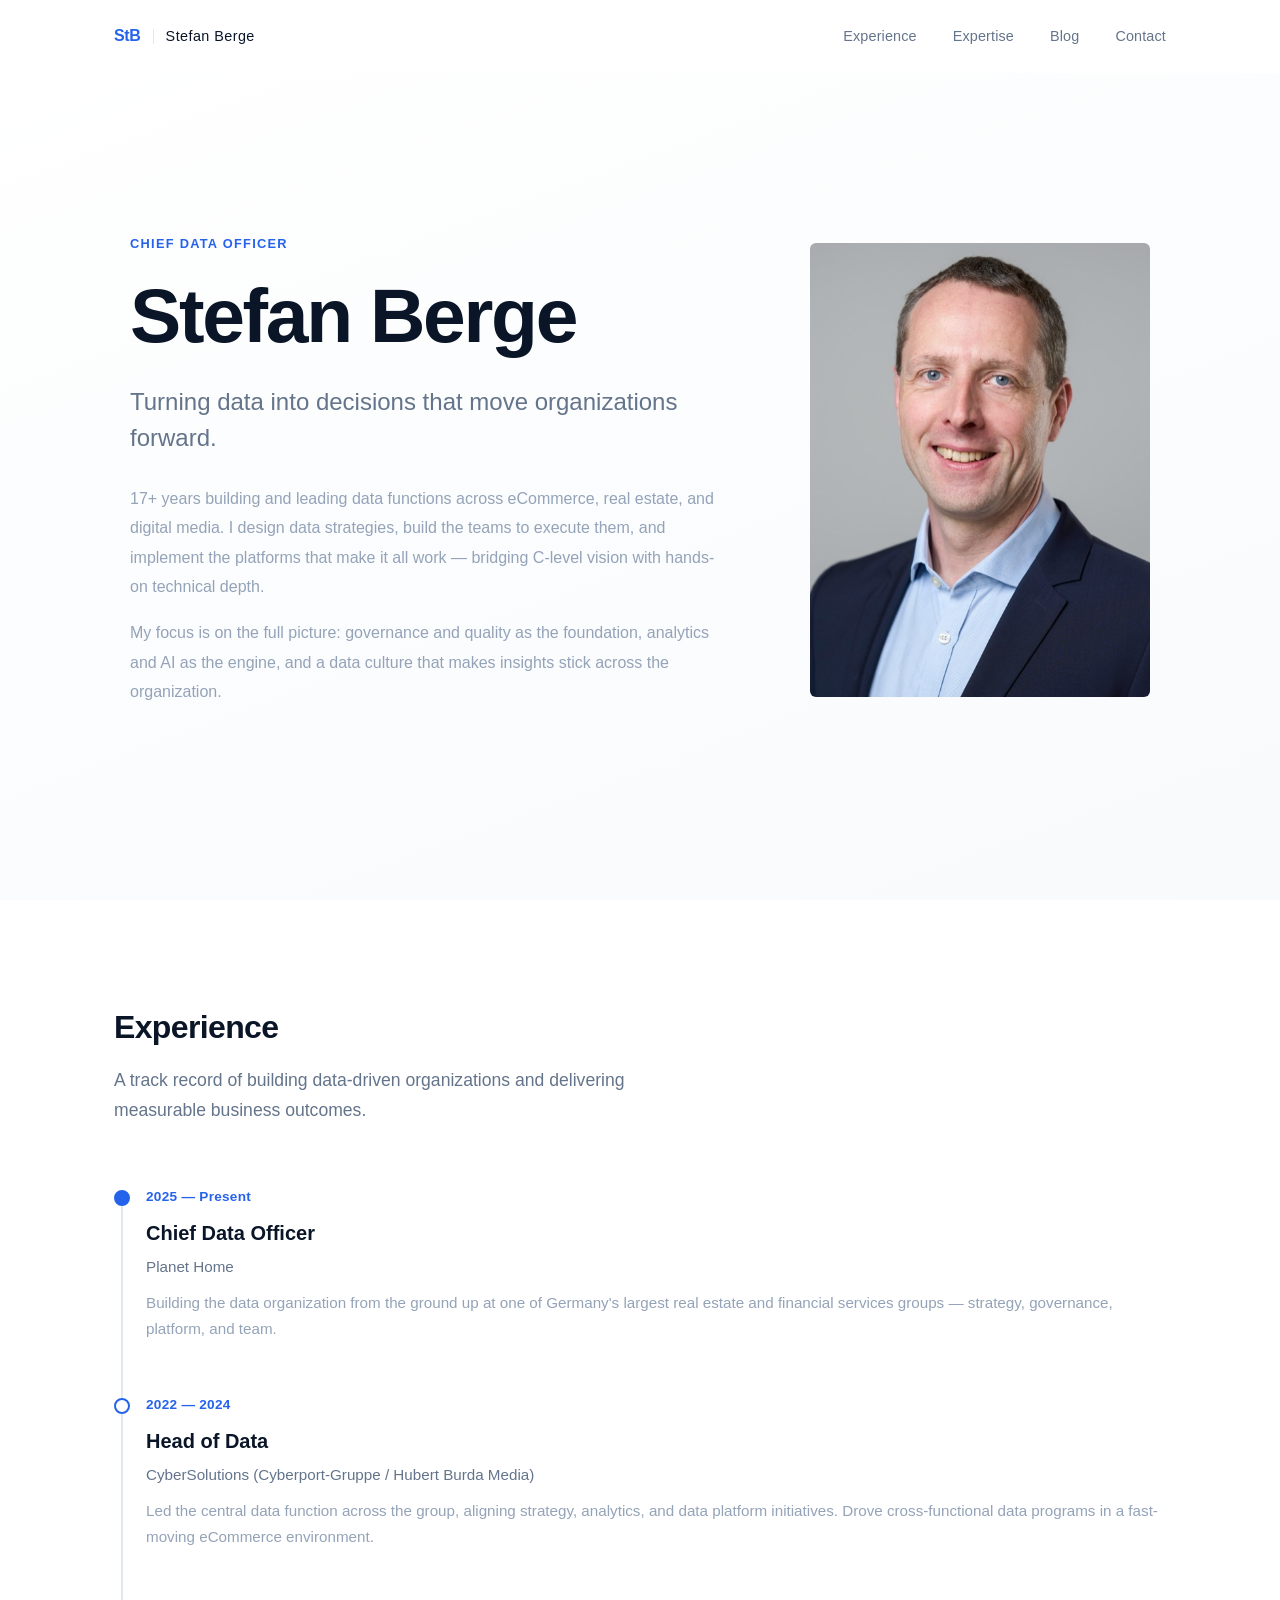
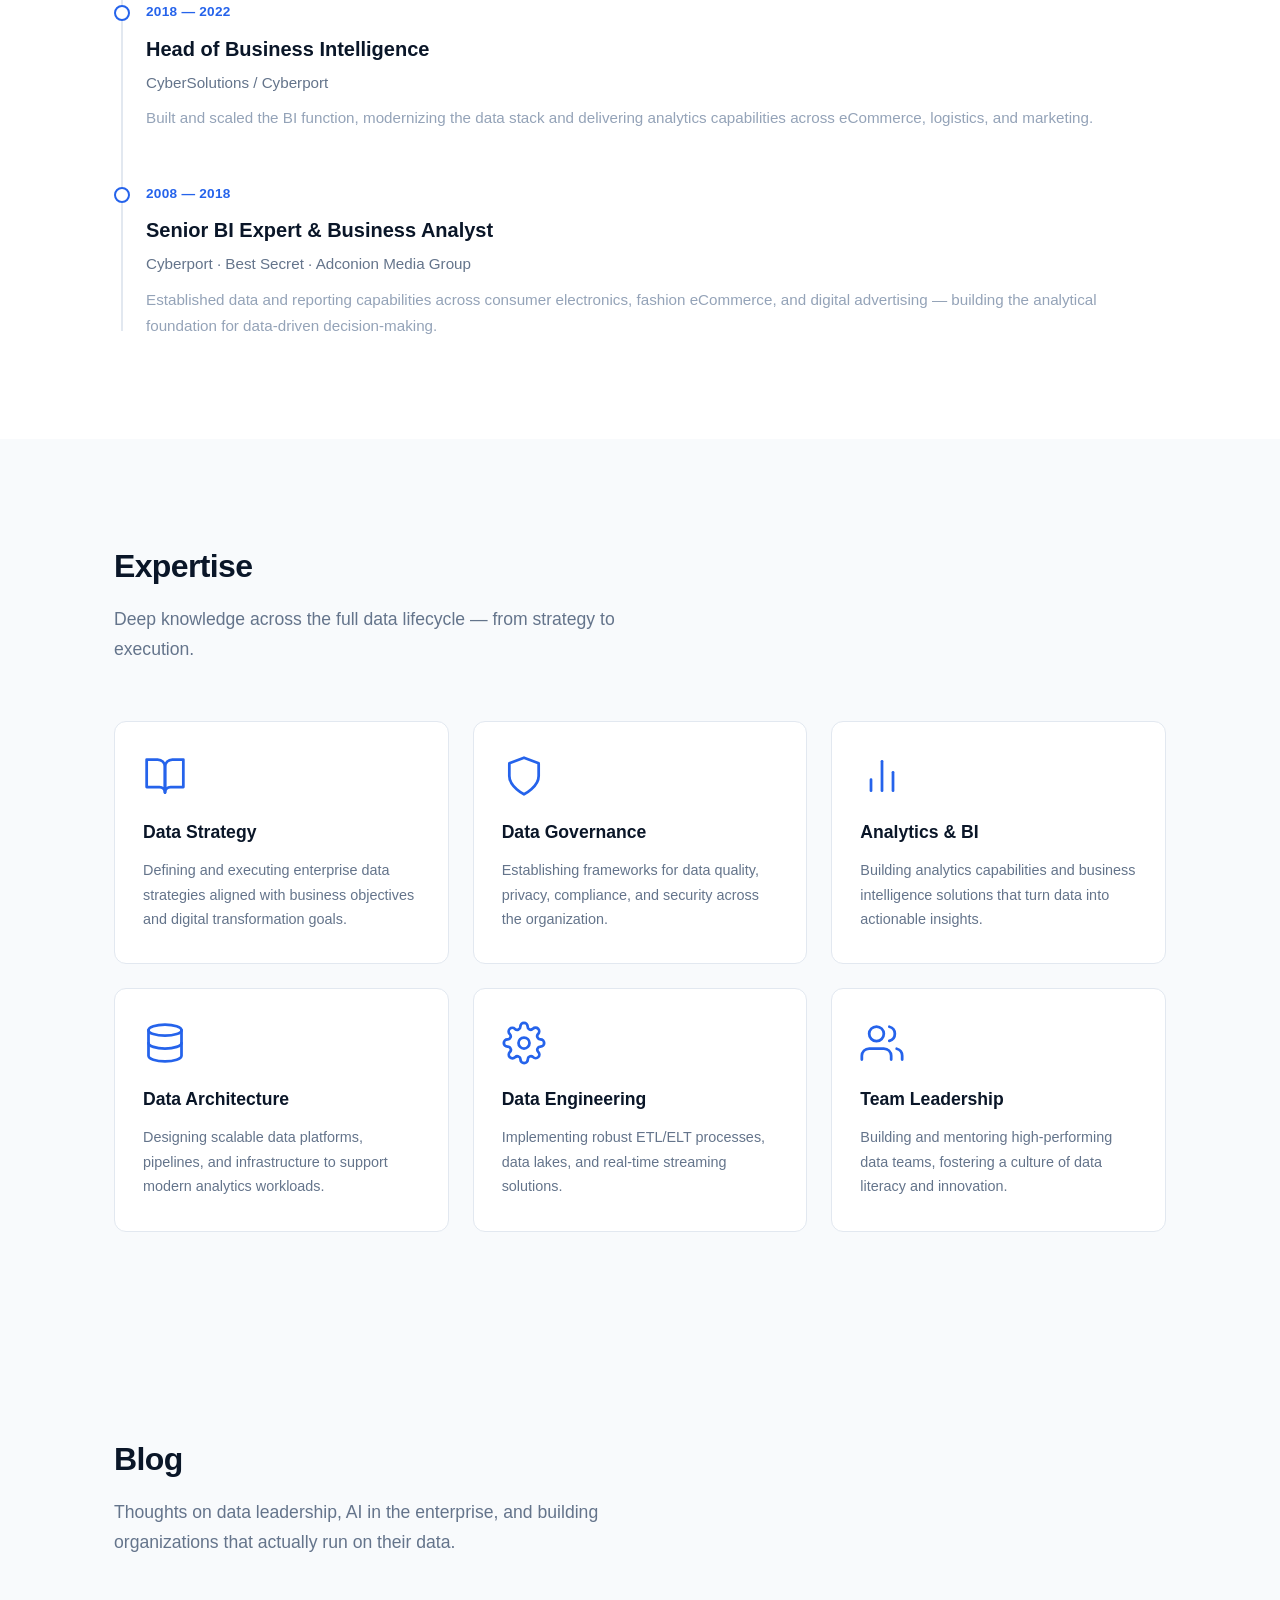
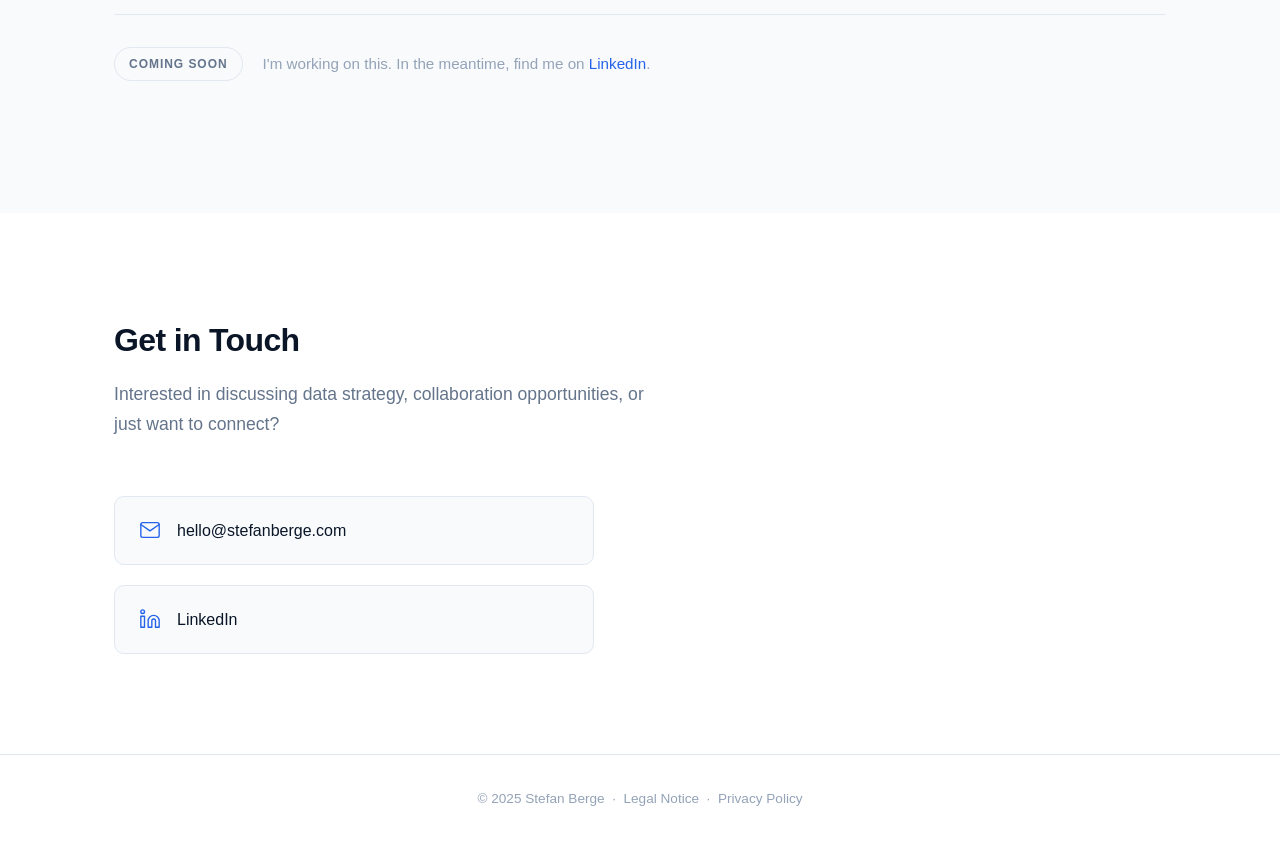
<file: index.html>
<!DOCTYPE html>
<html lang="en">
<head>
    <meta charset="UTF-8">
    <meta name="viewport" content="width=device-width, initial-scale=1.0">
    <title>Stefan Berge — Chief Data Officer</title>
    <meta name="description" content="Stefan Berge — Chief Data Officer and Data Expert. Driving data strategy, governance, and analytics to unlock business value.">
    <link rel="stylesheet" href="style.css">
</head>
<body>

    <!-- Navigation -->
    <nav class="nav" id="nav">
        <div class="nav-container">
            <a href="#hero" class="nav-logo">
                <span class="nav-logo-initials">StB</span>
                <span class="nav-logo-sep"></span>
                <span class="nav-logo-name">Stefan Berge</span>
            </a>
            <ul class="nav-links">
                <li><a href="#experience">Experience</a></li>
                <li><a href="#expertise">Expertise</a></li>
                <li><a href="#blog">Blog</a></li>
                <li><a href="#contact">Contact</a></li>
            </ul>
            <button class="nav-toggle" aria-label="Toggle navigation">
                <span></span>
                <span></span>
                <span></span>
            </button>
        </div>
    </nav>

    <!-- Hero Section -->
    <section class="hero" id="hero">
        <div class="container">
            <div class="hero-inner">
                <div class="hero-text">
                    <p class="hero-label">Chief Data Officer</p>
                    <h1 class="hero-name">Stefan Berge</h1>
                    <p class="hero-tagline">Turning data into decisions that move organizations forward.</p>
                    <p class="hero-summary">17+ years building and leading data functions across eCommerce, real estate, and digital media. I design data strategies, build the teams to execute them, and implement the platforms that make it all work — bridging C-level vision with hands-on technical depth.</p>
                    <p class="hero-summary">My focus is on the full picture: governance and quality as the foundation, analytics and AI as the engine, and a data culture that makes insights stick across the organization.</p>
                </div>
                <div class="hero-photo">
                    <img src="assets/profile.jpg" alt="Stefan Berge" class="hero-portrait" />
                </div>
            </div>
        </div>
    </section>

    <!-- Experience Section -->
    <section class="section" id="experience">
        <div class="container">
            <h2 class="section-title">Experience</h2>
            <p class="section-intro">A track record of building data-driven organizations and delivering measurable business outcomes.</p>

            <div class="timeline">
                <div class="timeline-item">
                    <div class="timeline-marker"></div>
                    <div class="timeline-content">
                        <span class="timeline-date">2025 — Present</span>
                        <h3>Chief Data Officer</h3>
                        <p class="timeline-company">Planet Home</p>
                        <p>Building the data organization from the ground up at one of Germany's largest real estate and financial services groups — strategy, governance, platform, and team.</p>
                    </div>
                </div>
                <div class="timeline-item">
                    <div class="timeline-marker"></div>
                    <div class="timeline-content">
                        <span class="timeline-date">2022 — 2024</span>
                        <h3>Head of Data</h3>
                        <p class="timeline-company">CyberSolutions (Cyberport-Gruppe / Hubert Burda Media)</p>
                        <p>Led the central data function across the group, aligning strategy, analytics, and data platform initiatives. Drove cross-functional data programs in a fast-moving eCommerce environment.</p>
                    </div>
                </div>
                <div class="timeline-item">
                    <div class="timeline-marker"></div>
                    <div class="timeline-content">
                        <span class="timeline-date">2018 — 2022</span>
                        <h3>Head of Business Intelligence</h3>
                        <p class="timeline-company">CyberSolutions / Cyberport</p>
                        <p>Built and scaled the BI function, modernizing the data stack and delivering analytics capabilities across eCommerce, logistics, and marketing.</p>
                    </div>
                </div>
                <div class="timeline-item">
                    <div class="timeline-marker"></div>
                    <div class="timeline-content">
                        <span class="timeline-date">2008 — 2018</span>
                        <h3>Senior BI Expert &amp; Business Analyst</h3>
                        <p class="timeline-company">Cyberport · Best Secret · Adconion Media Group</p>
                        <p>Established data and reporting capabilities across consumer electronics, fashion eCommerce, and digital advertising — building the analytical foundation for data-driven decision-making.</p>
                    </div>
                </div>
            </div>
        </div>
    </section>

    <!-- Expertise Section -->
    <section class="section section-alt" id="expertise">
        <div class="container">
            <h2 class="section-title">Expertise</h2>
            <p class="section-intro">Deep knowledge across the full data lifecycle — from strategy to execution.</p>

            <div class="expertise-grid">
                <div class="expertise-card">
                    <div class="expertise-icon">
                        <svg viewBox="0 0 24 24" fill="none" stroke="currentColor" stroke-width="1.5" stroke-linecap="round" stroke-linejoin="round"><path d="M2 3h6a4 4 0 0 1 4 4v14a3 3 0 0 0-3-3H2z"/><path d="M22 3h-6a4 4 0 0 0-4 4v14a3 3 0 0 1 3-3h7z"/></svg>
                    </div>
                    <h3>Data Strategy</h3>
                    <p>Defining and executing enterprise data strategies aligned with business objectives and digital transformation goals.</p>
                </div>
                <div class="expertise-card">
                    <div class="expertise-icon">
                        <svg viewBox="0 0 24 24" fill="none" stroke="currentColor" stroke-width="1.5" stroke-linecap="round" stroke-linejoin="round"><path d="M12 22s8-4 8-10V5l-8-3-8 3v7c0 6 8 10 8 10z"/></svg>
                    </div>
                    <h3>Data Governance</h3>
                    <p>Establishing frameworks for data quality, privacy, compliance, and security across the organization.</p>
                </div>
                <div class="expertise-card">
                    <div class="expertise-icon">
                        <svg viewBox="0 0 24 24" fill="none" stroke="currentColor" stroke-width="1.5" stroke-linecap="round" stroke-linejoin="round"><line x1="18" y1="20" x2="18" y2="10"/><line x1="12" y1="20" x2="12" y2="4"/><line x1="6" y1="20" x2="6" y2="14"/></svg>
                    </div>
                    <h3>Analytics &amp; BI</h3>
                    <p>Building analytics capabilities and business intelligence solutions that turn data into actionable insights.</p>
                </div>
                <div class="expertise-card">
                    <div class="expertise-icon">
                        <svg viewBox="0 0 24 24" fill="none" stroke="currentColor" stroke-width="1.5" stroke-linecap="round" stroke-linejoin="round"><ellipse cx="12" cy="5" rx="9" ry="3"/><path d="M21 12c0 1.66-4 3-9 3s-9-1.34-9-3"/><path d="M3 5v14c0 1.66 4 3 9 3s9-1.34 9-3V5"/></svg>
                    </div>
                    <h3>Data Architecture</h3>
                    <p>Designing scalable data platforms, pipelines, and infrastructure to support modern analytics workloads.</p>
                </div>
                <div class="expertise-card">
                    <div class="expertise-icon">
                        <svg viewBox="0 0 24 24" fill="none" stroke="currentColor" stroke-width="1.5" stroke-linecap="round" stroke-linejoin="round"><circle cx="12" cy="12" r="3"/><path d="M19.4 15a1.65 1.65 0 0 0 .33 1.82l.06.06a2 2 0 0 1-2.83 2.83l-.06-.06a1.65 1.65 0 0 0-1.82-.33 1.65 1.65 0 0 0-1 1.51V21a2 2 0 0 1-4 0v-.09A1.65 1.65 0 0 0 9 19.4a1.65 1.65 0 0 0-1.82.33l-.06.06a2 2 0 0 1-2.83-2.83l.06-.06A1.65 1.65 0 0 0 4.68 15a1.65 1.65 0 0 0-1.51-1H3a2 2 0 0 1 0-4h.09A1.65 1.65 0 0 0 4.6 9a1.65 1.65 0 0 0-.33-1.82l-.06-.06a2 2 0 0 1 2.83-2.83l.06.06A1.65 1.65 0 0 0 9 4.68a1.65 1.65 0 0 0 1-1.51V3a2 2 0 0 1 4 0v.09a1.65 1.65 0 0 0 1 1.51 1.65 1.65 0 0 0 1.82-.33l.06-.06a2 2 0 0 1 2.83 2.83l-.06.06A1.65 1.65 0 0 0 19.4 9a1.65 1.65 0 0 0 1.51 1H21a2 2 0 0 1 0 4h-.09a1.65 1.65 0 0 0-1.51 1z"/></svg>
                    </div>
                    <h3>Data Engineering</h3>
                    <p>Implementing robust ETL/ELT processes, data lakes, and real-time streaming solutions.</p>
                </div>
                <div class="expertise-card">
                    <div class="expertise-icon">
                        <svg viewBox="0 0 24 24" fill="none" stroke="currentColor" stroke-width="1.5" stroke-linecap="round" stroke-linejoin="round"><path d="M17 21v-2a4 4 0 0 0-4-4H5a4 4 0 0 0-4 4v2"/><circle cx="9" cy="7" r="4"/><path d="M23 21v-2a4 4 0 0 0-3-3.87"/><path d="M16 3.13a4 4 0 0 1 0 7.75"/></svg>
                    </div>
                    <h3>Team Leadership</h3>
                    <p>Building and mentoring high-performing data teams, fostering a culture of data literacy and innovation.</p>
                </div>
            </div>
        </div>
    </section>

    <!-- Blog Section -->
    <section class="section section-alt" id="blog">
        <div class="container">
            <h2 class="section-title">Blog</h2>
            <p class="section-intro">Thoughts on data leadership, AI in the enterprise, and building organizations that actually run on their data.</p>
            <div class="blog-soon">
                <span class="blog-soon-badge">Coming soon</span>
                <p class="blog-soon-text">I'm working on this. In the meantime, find me on <a href="https://linkedin.com/in/" target="_blank" rel="noopener noreferrer">LinkedIn</a>.</p>
            </div>
        </div>
    </section>

    <!-- Contact Section -->
    <section class="section" id="contact">
        <div class="container">
            <h2 class="section-title">Get in Touch</h2>
            <p class="section-intro">Interested in discussing data strategy, collaboration opportunities, or just want to connect?</p>

            <div class="contact-content">
                <div class="contact-links">
                    <a href="mailto:hello@stefanberge.com" class="contact-item">
                        <svg viewBox="0 0 24 24" fill="none" stroke="currentColor" stroke-width="1.5" stroke-linecap="round" stroke-linejoin="round"><path d="M4 4h16c1.1 0 2 .9 2 2v12c0 1.1-.9 2-2 2H4c-1.1 0-2-.9-2-2V6c0-1.1.9-2 2-2z"/><polyline points="22,6 12,13 2,6"/></svg>
                        <span>hello@stefanberge.com</span>
                    </a>
                    <a href="https://linkedin.com/in/" class="contact-item" target="_blank" rel="noopener noreferrer">
                        <svg viewBox="0 0 24 24" fill="none" stroke="currentColor" stroke-width="1.5" stroke-linecap="round" stroke-linejoin="round"><path d="M16 8a6 6 0 0 1 6 6v7h-4v-7a2 2 0 0 0-2-2 2 2 0 0 0-2 2v7h-4v-7a6 6 0 0 1 6-6z"/><rect x="2" y="9" width="4" height="12"/><circle cx="4" cy="4" r="2"/></svg>
                        <span>LinkedIn</span>
                    </a>
                </div>
            </div>
        </div>
    </section>

    <!-- Footer -->
    <footer class="footer">
        <div class="container">
            <p>&copy; 2025 Stefan Berge &nbsp;·&nbsp; <a href="impressum.html">Legal Notice</a> &nbsp;·&nbsp; <a href="datenschutz.html">Privacy Policy</a></p>
        </div>
    </footer>

    <script src="script.js"></script>
</body>
</html>
</file>
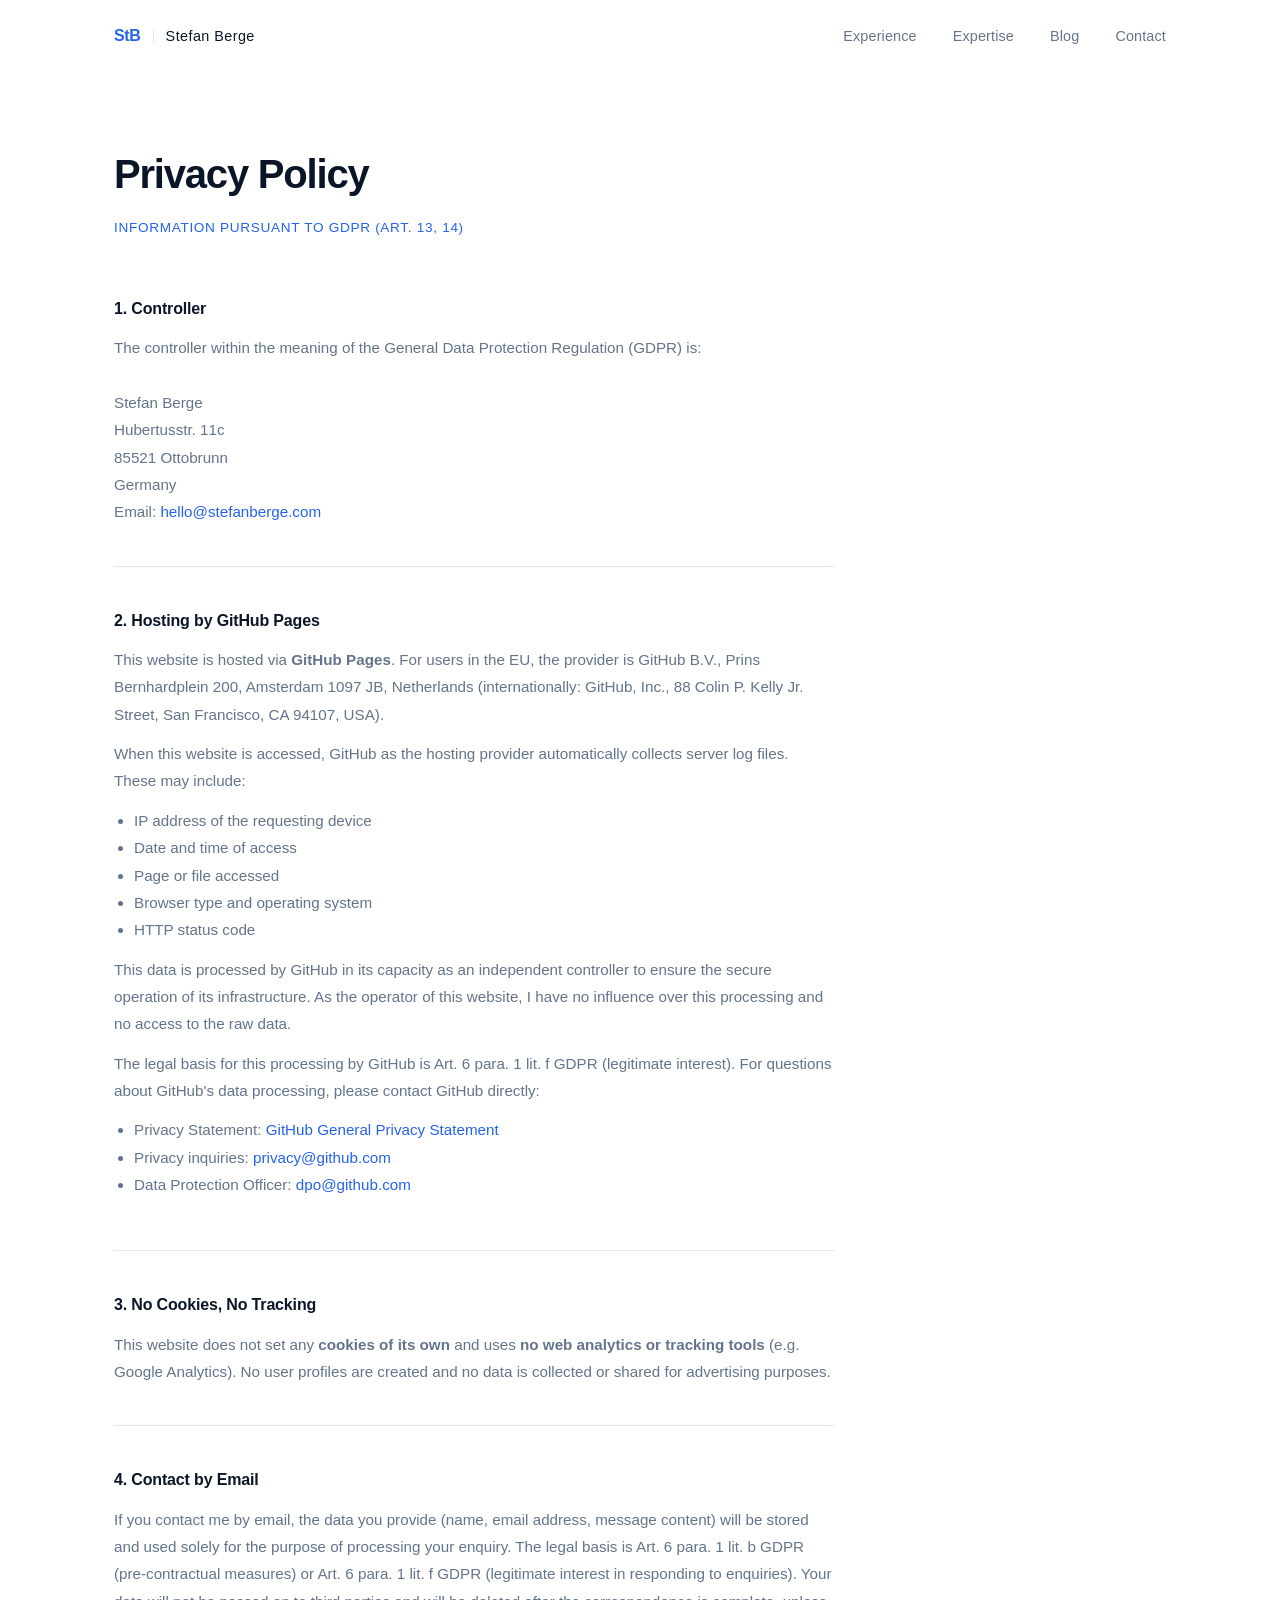
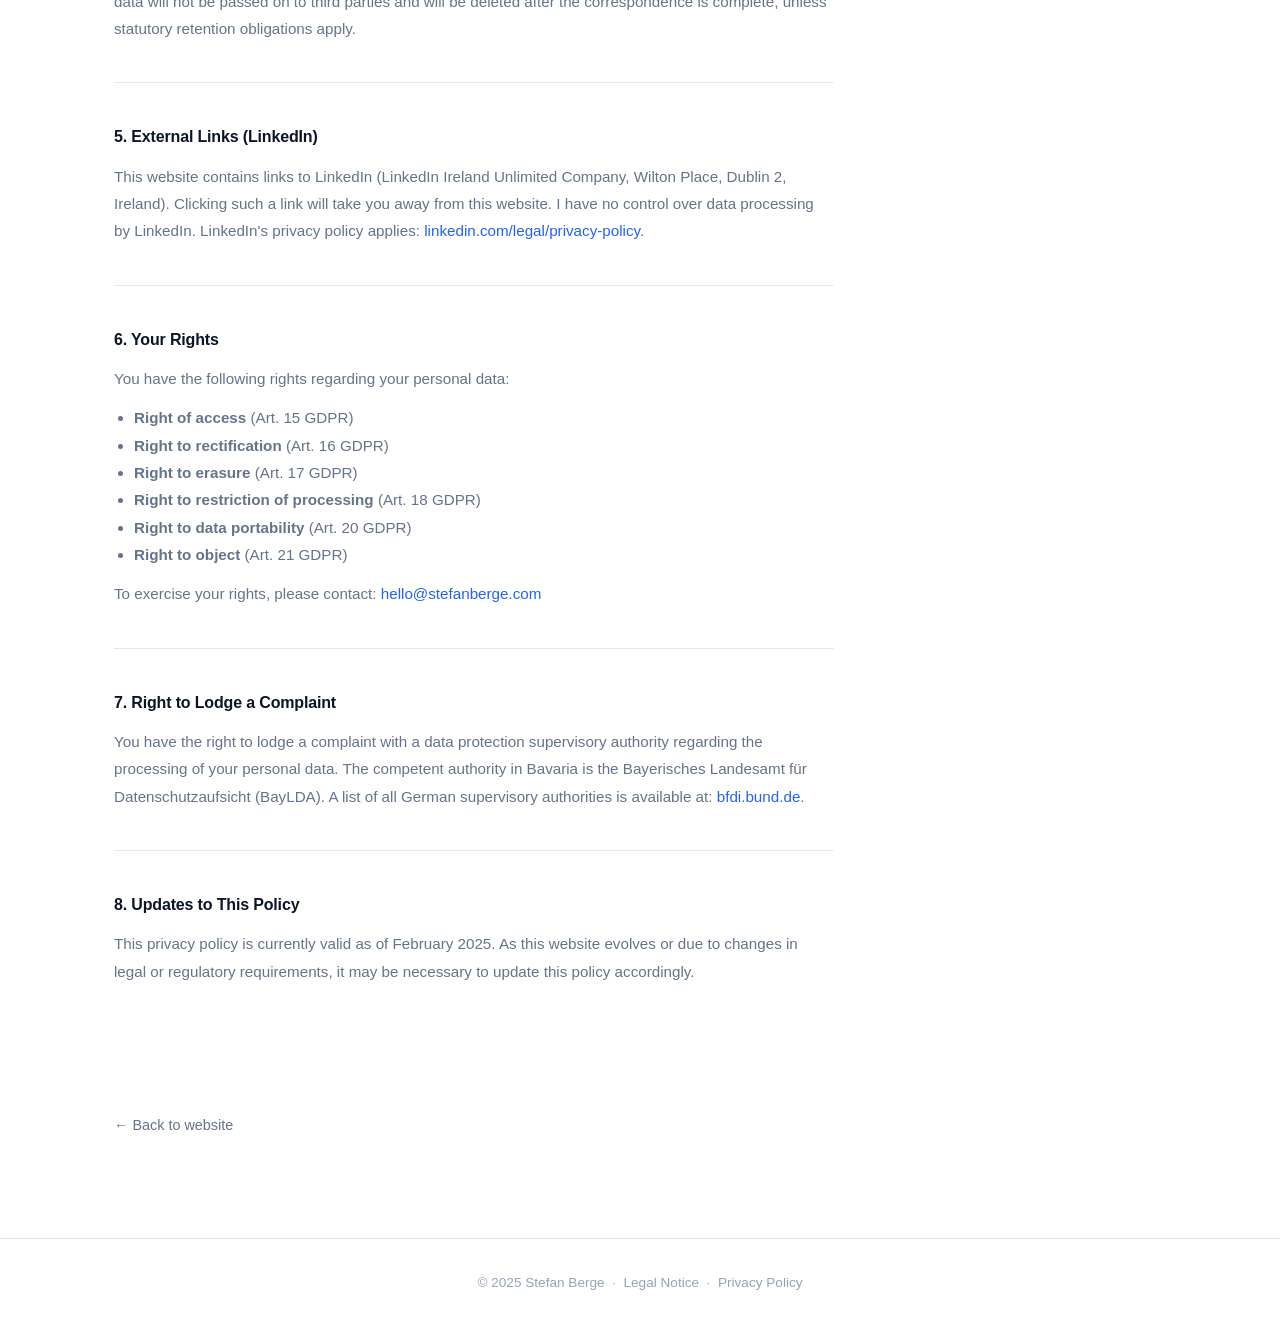
<file: datenschutz.html>
<!DOCTYPE html>
<html lang="en">
<head>
    <meta charset="UTF-8">
    <meta name="viewport" content="width=device-width, initial-scale=1.0">
    <title>Privacy Policy — Stefan Berge</title>
    <meta name="robots" content="noindex">
    <link rel="stylesheet" href="style.css">
</head>
<body>

    <!-- Navigation -->
    <nav class="nav" id="nav">
        <div class="nav-container">
            <a href="index.html" class="nav-logo">
                <span class="nav-logo-initials">StB</span>
                <span class="nav-logo-sep"></span>
                <span class="nav-logo-name">Stefan Berge</span>
            </a>
            <ul class="nav-links">
                <li><a href="index.html#experience">Experience</a></li>
                <li><a href="index.html#expertise">Expertise</a></li>
                <li><a href="index.html#blog">Blog</a></li>
                <li><a href="index.html#contact">Contact</a></li>
            </ul>
            <button class="nav-toggle" aria-label="Toggle navigation">
                <span></span>
                <span></span>
                <span></span>
            </button>
        </div>
    </nav>

    <!-- Legal Content -->
    <main class="legal-page">
        <div class="container">
            <div class="legal-content">

                <h1 class="legal-title">Privacy Policy</h1>
                <p class="legal-subtitle">Information pursuant to GDPR (Art. 13, 14)</p>

                <section class="legal-section">
                    <h2>1. Controller</h2>
                    <p>
                        The controller within the meaning of the General Data Protection Regulation (GDPR) is:<br><br>
                        Stefan Berge<br>
                        Hubertusstr. 11c<br>
                        85521 Ottobrunn<br>
                        Germany<br>
                        Email: <a href="mailto:hello@stefanberge.com">hello@stefanberge.com</a>
                    </p>
                </section>

                <section class="legal-section">
                    <h2>2. Hosting by GitHub Pages</h2>
                    <p>
                        This website is hosted via <strong>GitHub Pages</strong>. For users in the EU, the provider is GitHub B.V., Prins Bernhardplein 200, Amsterdam 1097 JB, Netherlands (internationally: GitHub, Inc., 88 Colin P. Kelly Jr. Street, San Francisco, CA 94107, USA).
                    </p>
                    <p>
                        When this website is accessed, GitHub as the hosting provider automatically collects server log files. These may include:
                    </p>
                    <ul>
                        <li>IP address of the requesting device</li>
                        <li>Date and time of access</li>
                        <li>Page or file accessed</li>
                        <li>Browser type and operating system</li>
                        <li>HTTP status code</li>
                    </ul>
                    <p>
                        This data is processed by GitHub in its capacity as an independent controller to ensure the secure operation of its infrastructure. As the operator of this website, I have no influence over this processing and no access to the raw data.
                    </p>
                    <p>
                        The legal basis for this processing by GitHub is Art. 6 para. 1 lit. f GDPR (legitimate interest). For questions about GitHub's data processing, please contact GitHub directly:
                    </p>
                    <ul>
                        <li>Privacy Statement: <a href="https://docs.github.com/en/site-policy/privacy-policies/github-general-privacy-statement" target="_blank" rel="noopener noreferrer">GitHub General Privacy Statement</a></li>
                        <li>Privacy inquiries: <a href="mailto:privacy@github.com">privacy@github.com</a></li>
                        <li>Data Protection Officer: <a href="mailto:dpo@github.com">dpo@github.com</a></li>
                    </ul>
                </section>

                <section class="legal-section">
                    <h2>3. No Cookies, No Tracking</h2>
                    <p>
                        This website does not set any <strong>cookies of its own</strong> and uses <strong>no web analytics or tracking tools</strong> (e.g. Google Analytics). No user profiles are created and no data is collected or shared for advertising purposes.
                    </p>
                </section>

                <section class="legal-section">
                    <h2>4. Contact by Email</h2>
                    <p>
                        If you contact me by email, the data you provide (name, email address, message content) will be stored and used solely for the purpose of processing your enquiry. The legal basis is Art. 6 para. 1 lit. b GDPR (pre-contractual measures) or Art. 6 para. 1 lit. f GDPR (legitimate interest in responding to enquiries). Your data will not be passed on to third parties and will be deleted after the correspondence is complete, unless statutory retention obligations apply.
                    </p>
                </section>

                <section class="legal-section">
                    <h2>5. External Links (LinkedIn)</h2>
                    <p>
                        This website contains links to LinkedIn (LinkedIn Ireland Unlimited Company, Wilton Place, Dublin 2, Ireland). Clicking such a link will take you away from this website. I have no control over data processing by LinkedIn. LinkedIn's privacy policy applies: <a href="https://www.linkedin.com/legal/privacy-policy" target="_blank" rel="noopener noreferrer">linkedin.com/legal/privacy-policy</a>.
                    </p>
                </section>

                <section class="legal-section">
                    <h2>6. Your Rights</h2>
                    <p>You have the following rights regarding your personal data:</p>
                    <ul>
                        <li><strong>Right of access</strong> (Art. 15 GDPR)</li>
                        <li><strong>Right to rectification</strong> (Art. 16 GDPR)</li>
                        <li><strong>Right to erasure</strong> (Art. 17 GDPR)</li>
                        <li><strong>Right to restriction of processing</strong> (Art. 18 GDPR)</li>
                        <li><strong>Right to data portability</strong> (Art. 20 GDPR)</li>
                        <li><strong>Right to object</strong> (Art. 21 GDPR)</li>
                    </ul>
                    <p>
                        To exercise your rights, please contact: <a href="mailto:hello@stefanberge.com">hello@stefanberge.com</a>
                    </p>
                </section>

                <section class="legal-section">
                    <h2>7. Right to Lodge a Complaint</h2>
                    <p>
                        You have the right to lodge a complaint with a data protection supervisory authority regarding the processing of your personal data. The competent authority in Bavaria is the Bayerisches Landesamt für Datenschutzaufsicht (BayLDA). A list of all German supervisory authorities is available at: <a href="https://www.bfdi.bund.de/DE/Service/Anschriften/Laender/Laender-node.html" target="_blank" rel="noopener noreferrer">bfdi.bund.de</a>.
                    </p>
                </section>

                <section class="legal-section">
                    <h2>8. Updates to This Policy</h2>
                    <p>
                        This privacy policy is currently valid as of February 2025. As this website evolves or due to changes in legal or regulatory requirements, it may be necessary to update this policy accordingly.
                    </p>
                </section>

                <a href="index.html" class="legal-back">← Back to website</a>

            </div>
        </div>
    </main>

    <!-- Footer -->
    <footer class="footer">
        <div class="container">
            <p>&copy; 2025 Stefan Berge &nbsp;·&nbsp; <a href="impressum.html">Legal Notice</a> &nbsp;·&nbsp; <a href="datenschutz.html">Privacy Policy</a></p>
        </div>
    </footer>

    <script src="script.js"></script>
</body>
</html>
</file>
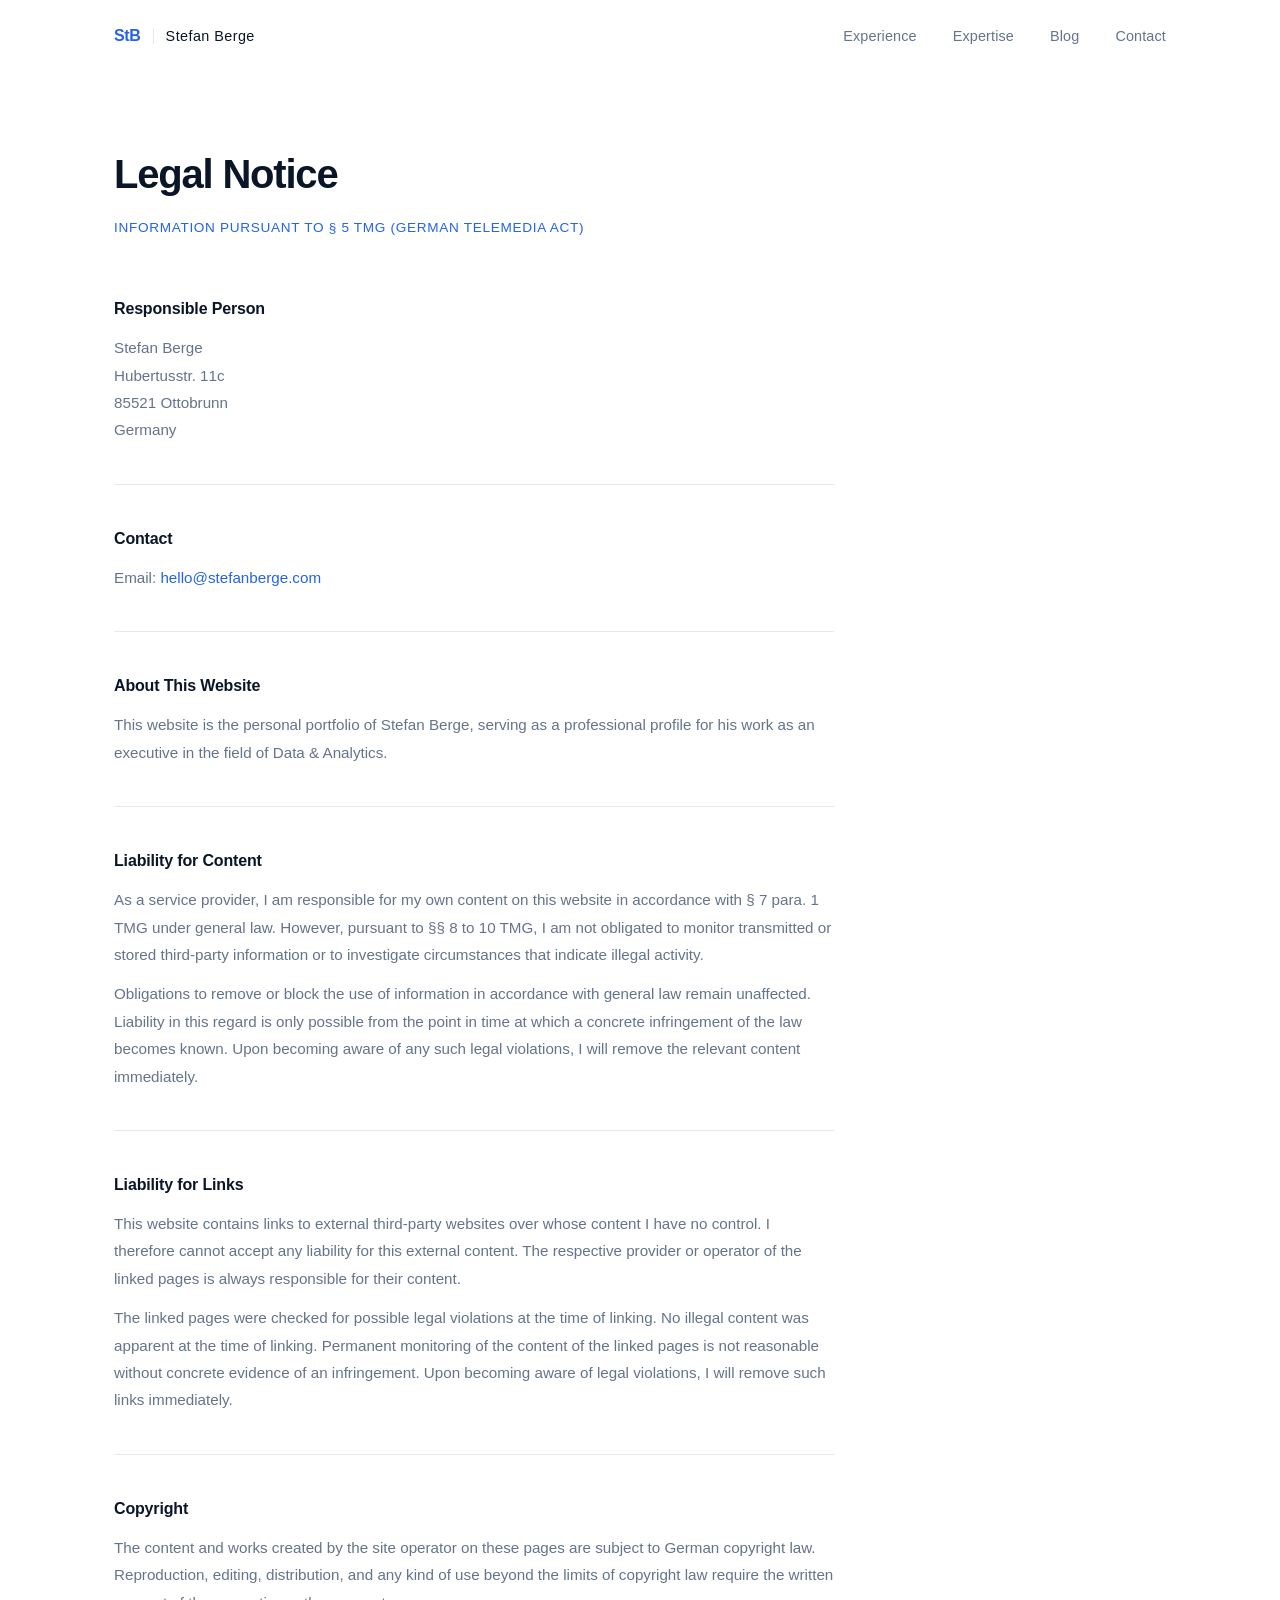
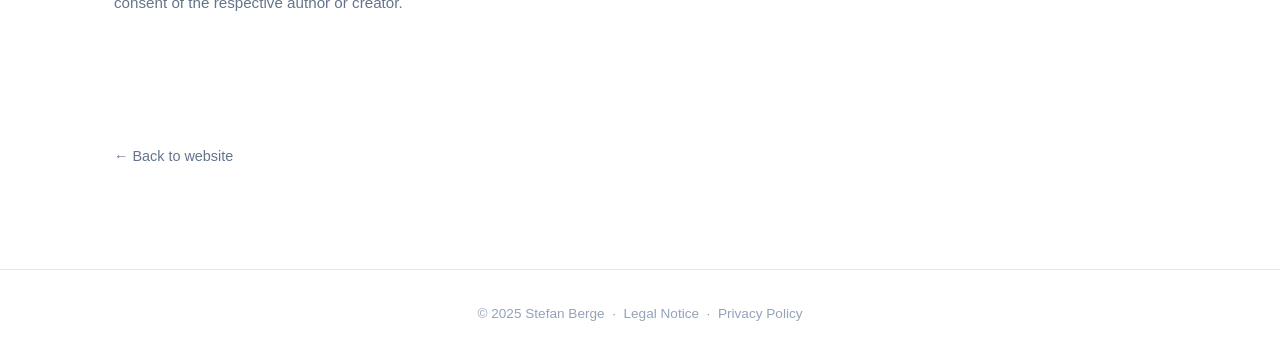
<file: impressum.html>
<!DOCTYPE html>
<html lang="en">
<head>
    <meta charset="UTF-8">
    <meta name="viewport" content="width=device-width, initial-scale=1.0">
    <title>Legal Notice — Stefan Berge</title>
    <meta name="robots" content="noindex">
    <link rel="stylesheet" href="style.css">
</head>
<body>

    <!-- Navigation -->
    <nav class="nav" id="nav">
        <div class="nav-container">
            <a href="index.html" class="nav-logo">
                <span class="nav-logo-initials">StB</span>
                <span class="nav-logo-sep"></span>
                <span class="nav-logo-name">Stefan Berge</span>
            </a>
            <ul class="nav-links">
                <li><a href="index.html#experience">Experience</a></li>
                <li><a href="index.html#expertise">Expertise</a></li>
                <li><a href="index.html#blog">Blog</a></li>
                <li><a href="index.html#contact">Contact</a></li>
            </ul>
            <button class="nav-toggle" aria-label="Toggle navigation">
                <span></span>
                <span></span>
                <span></span>
            </button>
        </div>
    </nav>

    <!-- Legal Content -->
    <main class="legal-page">
        <div class="container">
            <div class="legal-content">

                <h1 class="legal-title">Legal Notice</h1>
                <p class="legal-subtitle">Information pursuant to § 5 TMG (German Telemedia Act)</p>

                <section class="legal-section">
                    <h2>Responsible Person</h2>
                    <p>
                        Stefan Berge<br>
                        Hubertusstr. 11c<br>
                        85521 Ottobrunn<br>
                        Germany
                    </p>
                </section>

                <section class="legal-section">
                    <h2>Contact</h2>
                    <p>
                        Email: <a href="mailto:hello@stefanberge.com">hello@stefanberge.com</a>
                    </p>
                </section>

                <section class="legal-section">
                    <h2>About This Website</h2>
                    <p>
                        This website is the personal portfolio of Stefan Berge, serving as a professional profile for his work as an executive in the field of Data &amp; Analytics.
                    </p>
                </section>

                <section class="legal-section">
                    <h2>Liability for Content</h2>
                    <p>
                        As a service provider, I am responsible for my own content on this website in accordance with § 7 para. 1 TMG under general law. However, pursuant to §§ 8 to 10 TMG, I am not obligated to monitor transmitted or stored third-party information or to investigate circumstances that indicate illegal activity.
                    </p>
                    <p>
                        Obligations to remove or block the use of information in accordance with general law remain unaffected. Liability in this regard is only possible from the point in time at which a concrete infringement of the law becomes known. Upon becoming aware of any such legal violations, I will remove the relevant content immediately.
                    </p>
                </section>

                <section class="legal-section">
                    <h2>Liability for Links</h2>
                    <p>
                        This website contains links to external third-party websites over whose content I have no control. I therefore cannot accept any liability for this external content. The respective provider or operator of the linked pages is always responsible for their content.
                    </p>
                    <p>
                        The linked pages were checked for possible legal violations at the time of linking. No illegal content was apparent at the time of linking. Permanent monitoring of the content of the linked pages is not reasonable without concrete evidence of an infringement. Upon becoming aware of legal violations, I will remove such links immediately.
                    </p>
                </section>

                <section class="legal-section">
                    <h2>Copyright</h2>
                    <p>
                        The content and works created by the site operator on these pages are subject to German copyright law. Reproduction, editing, distribution, and any kind of use beyond the limits of copyright law require the written consent of the respective author or creator.
                    </p>
                </section>

                <a href="index.html" class="legal-back">← Back to website</a>

            </div>
        </div>
    </main>

    <!-- Footer -->
    <footer class="footer">
        <div class="container">
            <p>&copy; 2025 Stefan Berge &nbsp;·&nbsp; <a href="impressum.html">Legal Notice</a> &nbsp;·&nbsp; <a href="datenschutz.html">Privacy Policy</a></p>
        </div>
    </footer>

    <script src="script.js"></script>
</body>
</html>
</file>
<file: style.css>
/* ============================================
   Stefan Berge — Personal Website
   Clean & Minimal | Navy/Blue Palette
   ============================================ */

/* --- Variables --- */
:root {
    --navy: #0a1628;
    --navy-light: #132240;
    --blue: #2563eb;
    --blue-light: #3b82f6;
    --blue-muted: #1e40af;
    --slate: #64748b;
    --slate-light: #94a3b8;
    --gray-50: #f8fafc;
    --gray-100: #f1f5f9;
    --gray-200: #e2e8f0;
    --white: #ffffff;
    --font-sans: 'Inter', -apple-system, BlinkMacSystemFont, 'Segoe UI', Roboto, sans-serif;
    --font-mono: 'JetBrains Mono', 'Fira Code', monospace;
    --max-width: 1100px;
    --transition: 0.3s ease;
}

/* --- Reset & Base --- */
*,
*::before,
*::after {
    margin: 0;
    padding: 0;
    box-sizing: border-box;
}

html {
    scroll-behavior: smooth;
    scroll-padding-top: 80px;
}

body {
    font-family: var(--font-sans);
    color: var(--navy);
    background: var(--white);
    line-height: 1.7;
    font-size: 16px;
    -webkit-font-smoothing: antialiased;
}

a {
    color: inherit;
    text-decoration: none;
}

img {
    max-width: 100%;
    display: block;
}

/* --- Container --- */
.container {
    max-width: var(--max-width);
    margin: 0 auto;
    padding: 0 24px;
}

/* --- Navigation --- */
.nav {
    position: fixed;
    top: 0;
    left: 0;
    right: 0;
    z-index: 1000;
    background: rgba(255, 255, 255, 0.95);
    backdrop-filter: blur(10px);
    border-bottom: 1px solid transparent;
    transition: border-color var(--transition);
}

.nav.scrolled {
    border-bottom-color: var(--gray-200);
}

.nav-container {
    max-width: var(--max-width);
    margin: 0 auto;
    padding: 0 24px;
    display: flex;
    align-items: center;
    justify-content: space-between;
    height: 72px;
}

.nav-logo {
    display: inline-flex;
    align-items: center;
    gap: 12px;
    text-decoration: none;
}

.nav-logo-initials {
    font-size: 1rem;
    font-weight: 800;
    color: var(--blue);
    letter-spacing: -0.02em;
    line-height: 1;
}

.nav-logo-sep {
    display: block;
    width: 1px;
    height: 15px;
    background: var(--gray-200);
    flex-shrink: 0;
}

.nav-logo-name {
    font-size: 0.9rem;
    font-weight: 400;
    color: var(--navy);
    letter-spacing: 0.03em;
    line-height: 1;
}

.nav-links {
    display: flex;
    list-style: none;
    gap: 36px;
}

.nav-links a {
    font-size: 0.9rem;
    font-weight: 500;
    color: var(--slate);
    transition: color var(--transition);
    letter-spacing: 0.01em;
}

.nav-links a:hover {
    color: var(--navy);
}

.nav-toggle {
    display: none;
    flex-direction: column;
    gap: 5px;
    background: none;
    border: none;
    cursor: pointer;
    padding: 4px;
}

.nav-toggle span {
    display: block;
    width: 24px;
    height: 2px;
    background: var(--navy);
    transition: all var(--transition);
}

/* --- Hero --- */
.hero {
    min-height: 100vh;
    display: flex;
    align-items: center;
    padding: 140px 0 100px;
    background: linear-gradient(160deg, var(--white) 0%, var(--gray-50) 100%);
}

.hero-inner {
    display: grid;
    grid-template-columns: 1fr 340px;
    gap: 80px;
    align-items: center;
}

.hero-photo {
    flex-shrink: 0;
}

.hero-portrait {
    width: 100%;
    display: block;
    border-radius: 6px;
    filter: grayscale(8%);
}

.hero-label {
    font-size: 0.8rem;
    font-weight: 600;
    color: var(--blue);
    letter-spacing: 0.1em;
    text-transform: uppercase;
    margin-bottom: 20px;
}

.hero-name {
    font-size: clamp(2.75rem, 6vw, 5rem);
    font-weight: 800;
    color: var(--navy);
    line-height: 1.05;
    letter-spacing: -0.03em;
    margin-bottom: 28px;
}

.hero-tagline {
    font-size: clamp(1.15rem, 2.5vw, 1.5rem);
    font-weight: 500;
    color: var(--slate);
    max-width: 600px;
    line-height: 1.5;
    margin-bottom: 28px;
}

.hero-summary {
    font-size: 1rem;
    color: var(--slate-light);
    max-width: 600px;
    line-height: 1.85;
    margin-bottom: 16px;
}

.hero-summary:last-child {
    margin-bottom: 0;
}

/* --- Sections --- */
.section {
    padding: 100px 0;
}

.section-alt {
    background: var(--gray-50);
}

.section-title {
    font-size: 2rem;
    font-weight: 700;
    color: var(--navy);
    margin-bottom: 12px;
    letter-spacing: -0.02em;
}

.section-intro {
    font-size: 1.1rem;
    color: var(--slate);
    max-width: 560px;
    margin-bottom: 56px;
    line-height: 1.7;
}

/* --- Timeline --- */
.timeline {
    position: relative;
    padding-left: 32px;
}

.timeline::before {
    content: '';
    position: absolute;
    left: 7px;
    top: 8px;
    bottom: 8px;
    width: 2px;
    background: var(--gray-200);
}

.timeline-item {
    position: relative;
    margin-bottom: 48px;
}

.timeline-item:last-child {
    margin-bottom: 0;
}

.timeline-marker {
    position: absolute;
    left: -32px;
    top: 8px;
    width: 16px;
    height: 16px;
    border-radius: 50%;
    background: var(--white);
    border: 2px solid var(--blue);
}

.timeline-item:first-child .timeline-marker {
    background: var(--blue);
}

.timeline-date {
    display: inline-block;
    font-size: 0.85rem;
    font-weight: 600;
    color: var(--blue);
    margin-bottom: 8px;
    letter-spacing: 0.02em;
}

.timeline-content h3 {
    font-size: 1.25rem;
    font-weight: 700;
    color: var(--navy);
    margin-bottom: 4px;
}

.timeline-company {
    font-size: 0.95rem;
    font-weight: 500;
    color: var(--slate);
    margin-bottom: 10px;
}

.timeline-content p:last-child {
    font-size: 0.95rem;
    color: var(--slate-light);
    line-height: 1.7;
}

/* --- Expertise Grid --- */
.expertise-grid {
    display: grid;
    grid-template-columns: repeat(3, 1fr);
    gap: 24px;
}

.expertise-card {
    background: var(--white);
    padding: 32px 28px;
    border-radius: 12px;
    border: 1px solid var(--gray-200);
    transition: all var(--transition);
}

.expertise-card:hover {
    transform: translateY(-3px);
    box-shadow: 0 8px 24px rgba(10, 22, 40, 0.08);
    border-color: transparent;
}

.expertise-icon {
    width: 44px;
    height: 44px;
    margin-bottom: 20px;
    color: var(--blue);
}

.expertise-icon svg {
    width: 100%;
    height: 100%;
}

.expertise-card h3 {
    font-size: 1.1rem;
    font-weight: 700;
    color: var(--navy);
    margin-bottom: 10px;
}

.expertise-card p {
    font-size: 0.9rem;
    color: var(--slate);
    line-height: 1.7;
}

/* --- Contact --- */
.contact-content {
    max-width: 480px;
}

.contact-links {
    display: flex;
    flex-direction: column;
    gap: 20px;
}

.contact-item {
    display: flex;
    align-items: center;
    gap: 16px;
    padding: 20px 24px;
    background: var(--gray-50);
    border-radius: 10px;
    border: 1px solid var(--gray-200);
    transition: all var(--transition);
    font-weight: 500;
    color: var(--navy);
}

.contact-item:hover {
    background: var(--white);
    border-color: var(--blue);
    transform: translateX(4px);
}

.contact-item svg {
    width: 22px;
    height: 22px;
    flex-shrink: 0;
    color: var(--blue);
}

/* --- Blog Placeholder --- */
.blog-soon {
    display: flex;
    align-items: center;
    gap: 20px;
    padding: 32px 0;
    border-top: 1px solid var(--gray-200);
}

.blog-soon-badge {
    display: inline-block;
    font-size: 0.75rem;
    font-weight: 600;
    letter-spacing: 0.08em;
    text-transform: uppercase;
    color: var(--slate);
    border: 1px solid var(--gray-200);
    border-radius: 20px;
    padding: 6px 14px;
    white-space: nowrap;
}

.blog-soon-text {
    font-size: 0.95rem;
    color: var(--slate-light);
}

.blog-soon-text a {
    color: var(--blue);
    font-weight: 500;
    transition: color var(--transition);
}

.blog-soon-text a:hover {
    color: var(--blue-muted);
}

/* --- Footer --- */
.footer {
    padding: 32px 0;
    border-top: 1px solid var(--gray-200);
    text-align: center;
}

.footer p {
    font-size: 0.85rem;
    color: var(--slate-light);
}

/* --- Animations --- */
.fade-in {
    opacity: 0;
    transform: translateY(20px);
    transition: opacity 0.6s ease, transform 0.6s ease;
}

.fade-in.visible {
    opacity: 1;
    transform: translateY(0);
}

/* --- Footer Links --- */
.footer a {
    color: var(--slate-light);
    transition: color var(--transition);
}

.footer a:hover {
    color: var(--navy);
}

/* --- Legal Pages --- */
.legal-page {
    padding: 140px 0 100px;
    min-height: 100vh;
}

.legal-content {
    max-width: 720px;
}

.legal-title {
    font-size: 2.5rem;
    font-weight: 800;
    color: var(--navy);
    letter-spacing: -0.03em;
    margin-bottom: 8px;
}

.legal-subtitle {
    font-size: 0.85rem;
    font-weight: 500;
    color: var(--blue);
    letter-spacing: 0.05em;
    text-transform: uppercase;
    margin-bottom: 56px;
}

.legal-section {
    margin-bottom: 40px;
    padding-bottom: 40px;
    border-bottom: 1px solid var(--gray-200);
}

.legal-section:last-of-type {
    border-bottom: none;
}

.legal-section h2 {
    font-size: 1rem;
    font-weight: 700;
    color: var(--navy);
    margin-bottom: 12px;
    letter-spacing: -0.01em;
}

.legal-section p {
    font-size: 0.95rem;
    color: var(--slate);
    line-height: 1.8;
    margin-bottom: 12px;
}

.legal-section p:last-child {
    margin-bottom: 0;
}

.legal-section ul {
    font-size: 0.95rem;
    color: var(--slate);
    line-height: 1.8;
    padding-left: 20px;
    margin: 12px 0;
}

.legal-section a {
    color: var(--blue);
    transition: color var(--transition);
}

.legal-section a:hover {
    color: var(--blue-muted);
}

.legal-placeholder {
    color: var(--blue);
    font-style: italic;
    background: rgba(37, 99, 235, 0.07);
    padding: 1px 6px;
    border-radius: 4px;
}

.legal-back {
    display: inline-flex;
    align-items: center;
    margin-top: 48px;
    font-size: 0.9rem;
    font-weight: 500;
    color: var(--slate);
    transition: color var(--transition);
}

.legal-back:hover {
    color: var(--navy);
}

/* --- Responsive --- */
@media (max-width: 768px) {
    .nav-links {
        display: none;
        position: absolute;
        top: 72px;
        left: 0;
        right: 0;
        background: var(--white);
        flex-direction: column;
        padding: 24px;
        gap: 20px;
        border-bottom: 1px solid var(--gray-200);
    }

    .nav-links.open {
        display: flex;
    }

    .nav-toggle {
        display: flex;
    }

    .nav-toggle.active span:nth-child(1) {
        transform: rotate(45deg) translate(5px, 5px);
    }

    .nav-toggle.active span:nth-child(2) {
        opacity: 0;
    }

    .nav-toggle.active span:nth-child(3) {
        transform: rotate(-45deg) translate(5px, -5px);
    }

    .hero {
        min-height: auto;
        padding: 120px 0 60px;
    }

    .hero-inner {
        grid-template-columns: 1fr;
        gap: 40px;
    }

    .hero-photo {
        order: -1;
        max-width: 160px;
    }

    .section {
        padding: 72px 0;
    }

    .expertise-grid {
        grid-template-columns: 1fr;
        gap: 16px;
    }

    .blog-soon {
        flex-direction: column;
        align-items: flex-start;
        gap: 12px;
    }
}

@media (max-width: 480px) {
    .hero-name {
        font-size: 2.25rem;
    }

    .section-title {
        font-size: 1.6rem;
    }
}
</file>
